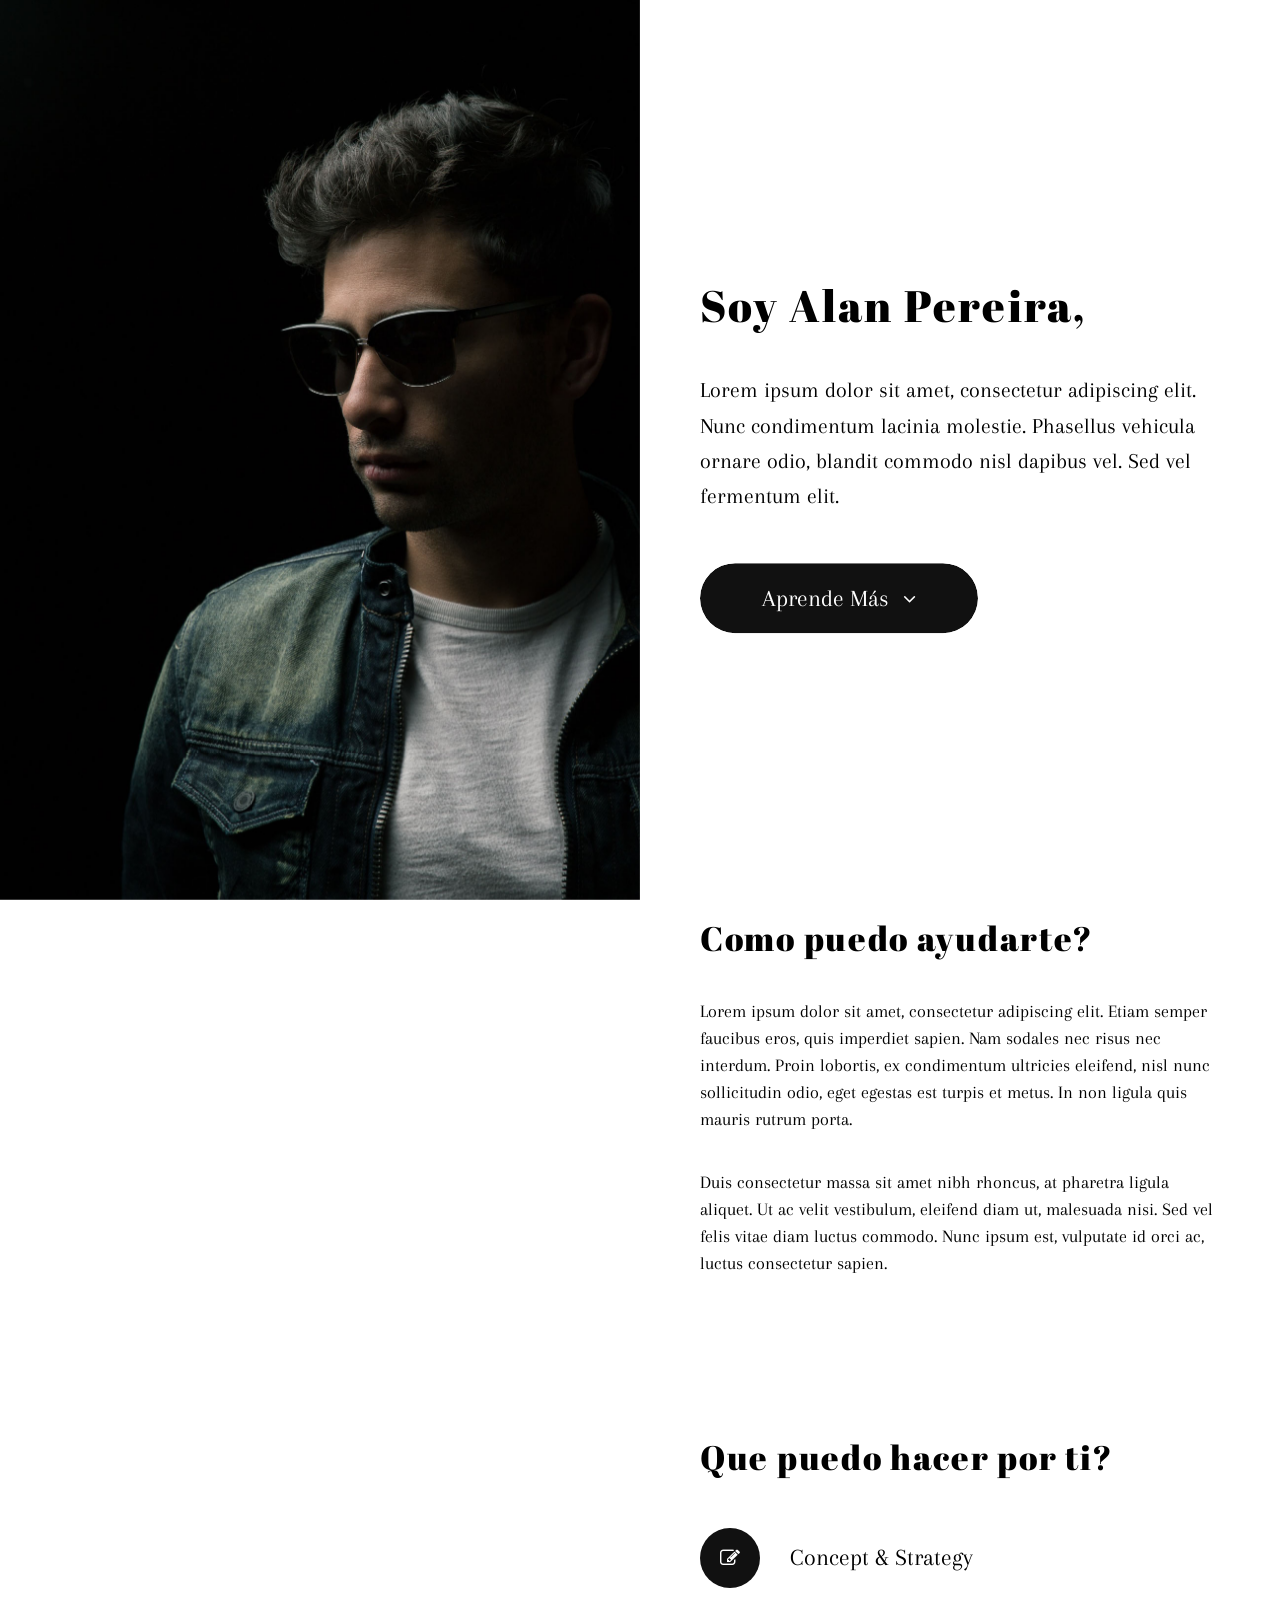
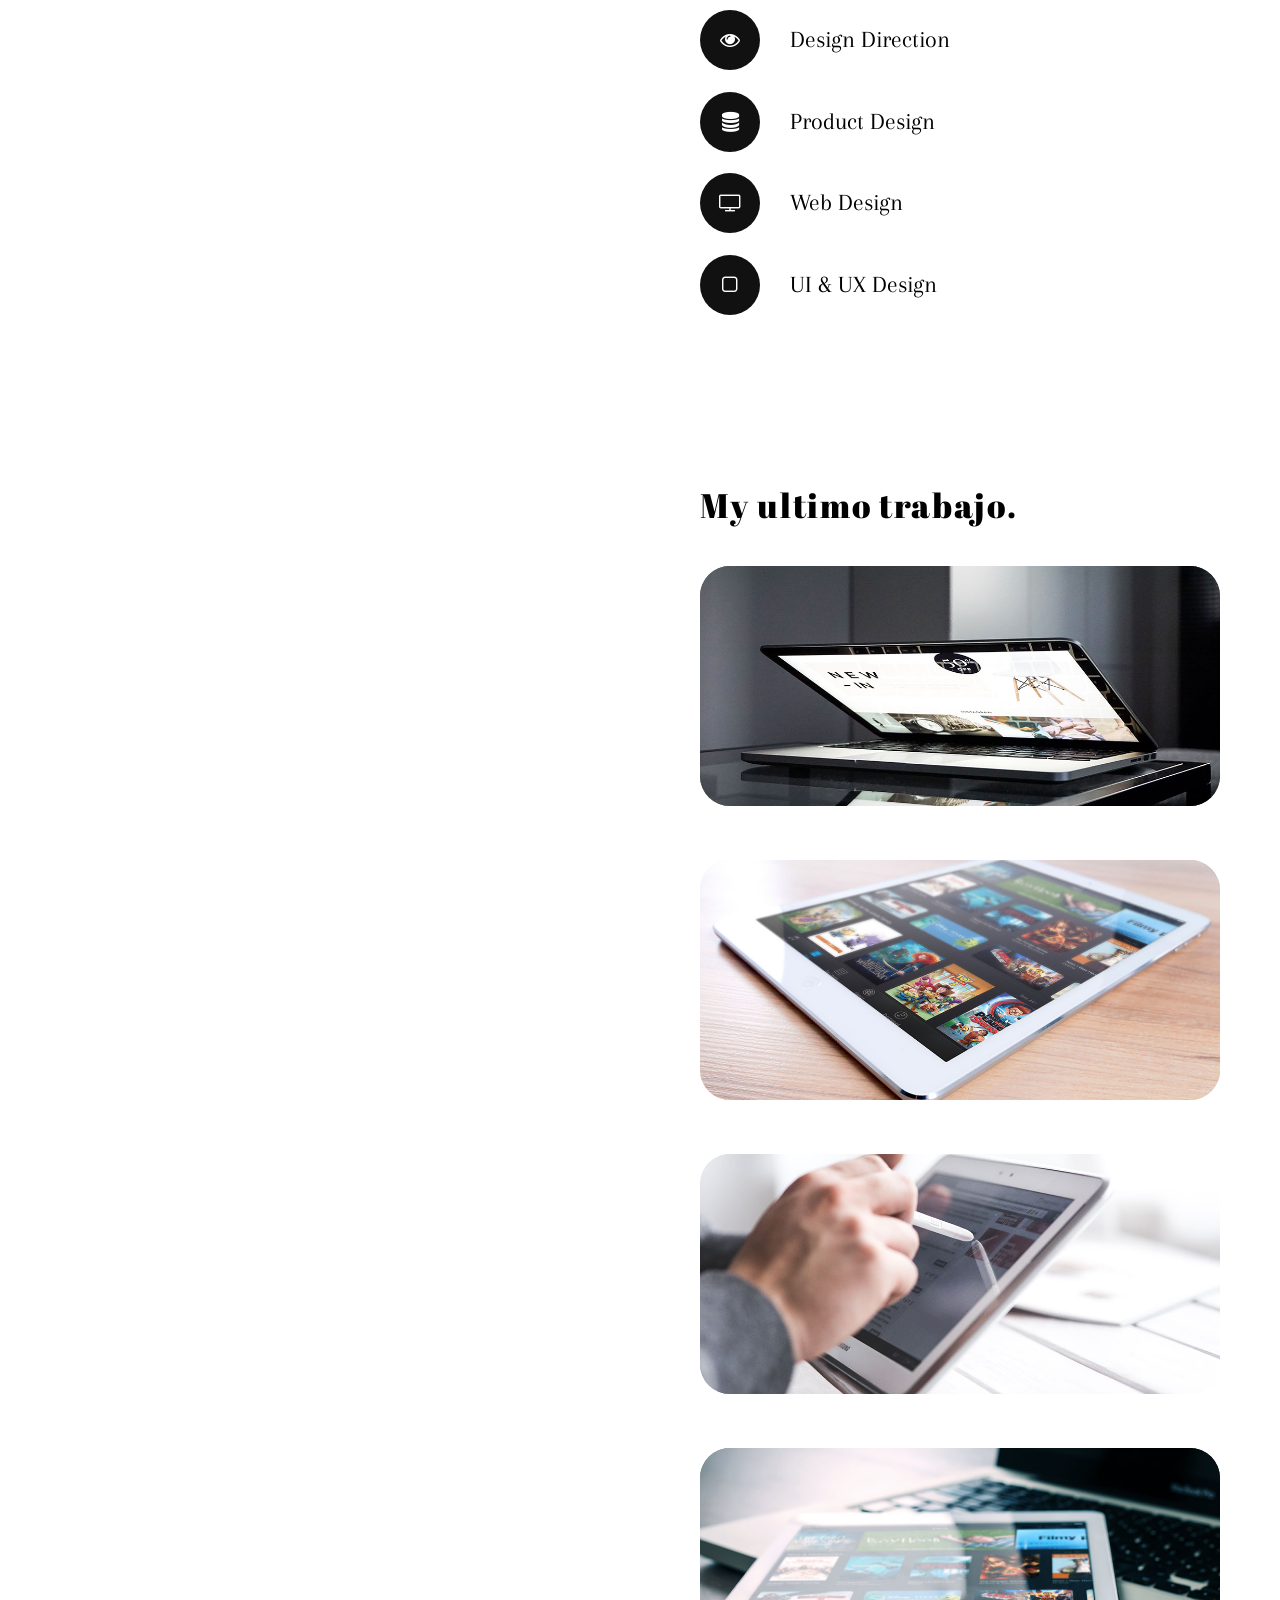
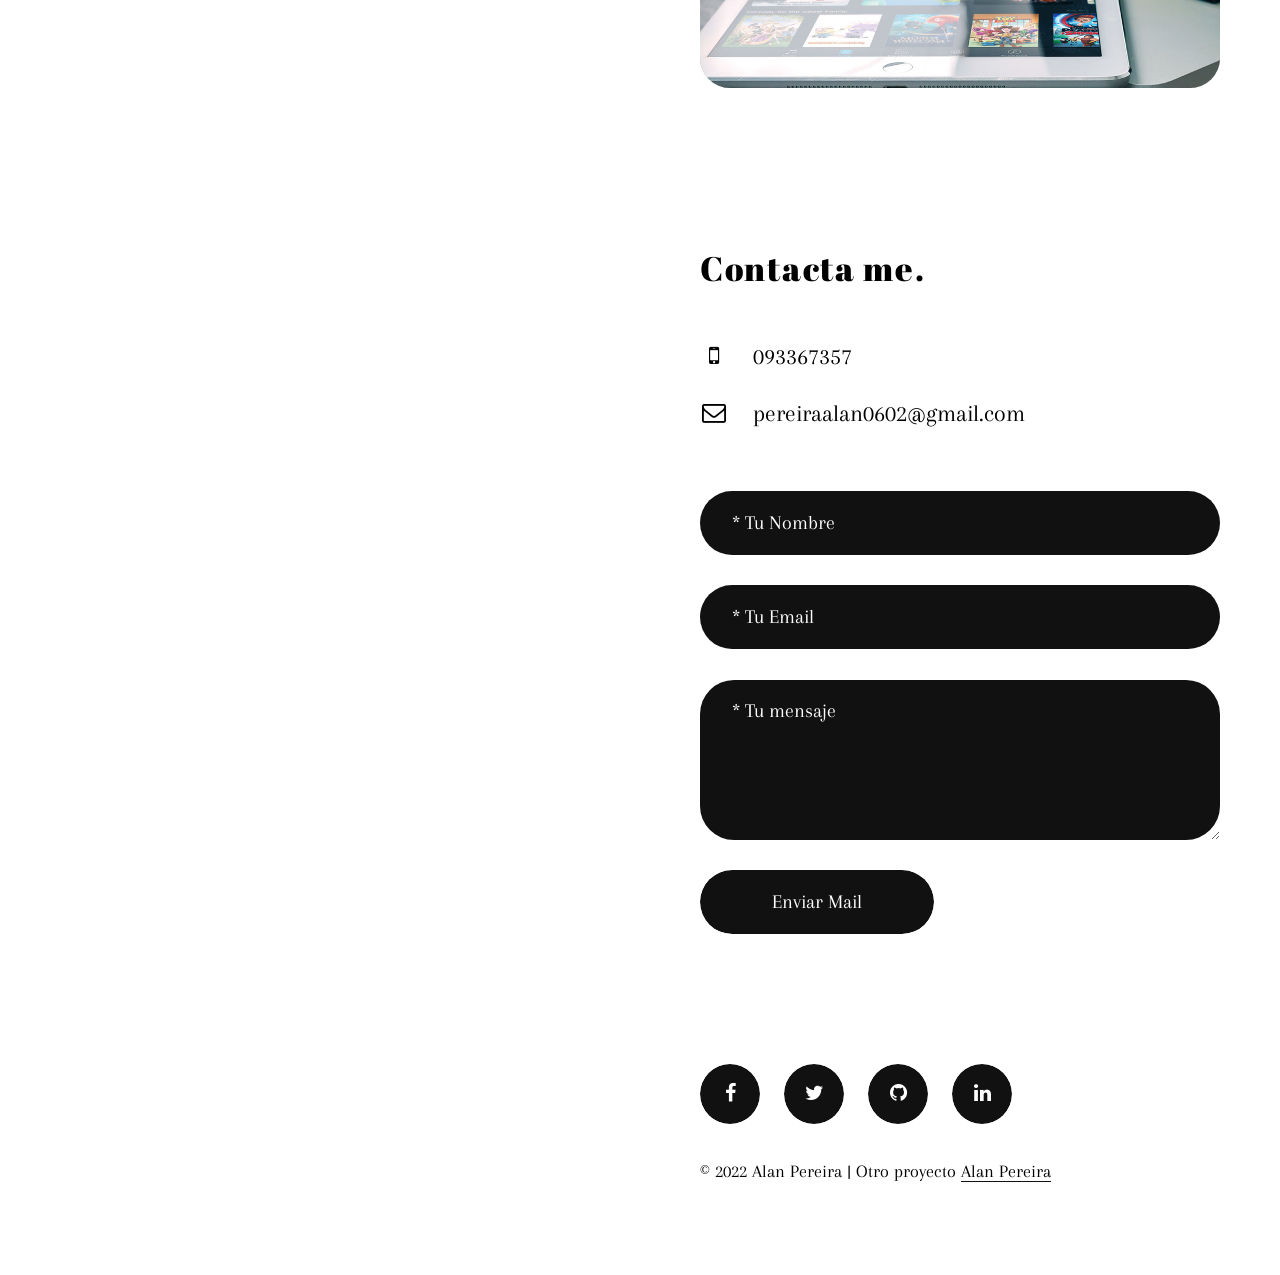
<file: index.html>
<!doctype html>

<html lang="en">
   
   
    <head>
       
       
        <!-- META -->
        <meta charset="utf-8">
        <meta name="robots" content="noodp">
        <meta name="viewport" content="width=device-width, initial-scale=1, maximum-scale=1, user-scalable=no">
       
        <!-- PAGE TITLE -->
        <title>Alan - Identity</title>
       
        <!-- FAVICON -->
        <link rel="shortcut icon" href="assets/img/favicon.png">
       
        <!-- FONTS -->
        <link href="https://fonts.googleapis.com/css?family=Abril+Fatface%7CArapey&amp;subset=latin-ext" rel="stylesheet">
       
        <!-- STYLESHEETS -->
        <link rel="stylesheet" type="text/css" href="assets/css/plugins.css">
        <link rel="stylesheet" type="text/css" href="assets/css/main.css">
        
        
    </head>

   
    <body>
    
       
        <!-- PRELOADER -->
        <div class="preloader">
           
            <div class="spinner"></div>
            
        </div>
        <!-- /PRELOADER -->
    
        
        <!-- IMAGE CONTAINER -->
        <div class="image-container">
           
            <div class="background-img"></div>

        </div>
        <!-- /IMAGE CONTAINER -->


        <!-- CONTENT AREA -->
        <div class="content-area">


            <!-- CONTENT AREA INNER --> 
            <div class="content-area-inner">


                <!-- INTRO -->
                <section id="intro">


                    <!-- CONTAINER MID -->
                    <div class="container-mid">

                       
                        <!-- ANIMATION CONTAINER -->
                        <div class="animation-container animation-fade-down" data-animation-delay="0">
                        
                            <h1>Soy Alan Pereira,</h1>
                        
                        </div>
                        <!-- /ANIMATION CONTAINER -->
                        
                        
                        <!-- ANIMATION CONTAINER -->
                        <div class="animation-container animation-fade-left" data-animation-delay="300">
                           
                            <p class="subline">Lorem ipsum dolor sit amet, consectetur adipiscing elit. Nunc condimentum lacinia molestie. Phasellus vehicula ornare odio, blandit commodo nisl dapibus vel. Sed vel fermentum elit.</p>
                            
                        </div>
                        <!-- /ANIMATION CONTAINER -->
                        
                        
                        <!-- ANIMATION CONTAINER -->
                        <div class="animation-container animation-fade-up" data-animation-delay="600">
                           
                            <a href="#about" class="smooth-scroll">Aprende Más<i class="fa fa-angle-down" aria-hidden="true"></i></a>
                            
                        </div>
                        <!-- /ANIMATION CONTAINER -->


                    </div>
                    <!-- /CONTAINER MID -->


                </section>
                <!-- /INTRO -->


                <!-- ABOUT -->
                <section id="about">


                    <h3 class="headline scroll-animated-from-right">Como puedo ayudarte?</h3>
                    
                    <p class="scroll-animated-from-right">Lorem ipsum dolor sit amet, consectetur adipiscing elit. Etiam semper faucibus eros, quis imperdiet sapien. Nam sodales nec risus nec interdum. Proin lobortis, ex condimentum ultricies eleifend, nisl nunc sollicitudin odio, eget egestas est turpis et metus. In non ligula quis mauris rutrum porta.</p>

                    <p class="scroll-animated-from-right">Duis consectetur massa sit amet nibh rhoncus, at pharetra ligula aliquet. Ut ac velit vestibulum, eleifend diam ut, malesuada nisi. Sed vel felis vitae diam luctus commodo. Nunc ipsum est, vulputate id orci ac, luctus consectetur sapien.</p>


                </section>
                <!-- /ABOUT -->
                
                
                <!-- SERVICE -->
                <section id="service">


                    <h3 class="headline scroll-animated-from-right">Que puedo hacer por ti?</h3>
                    
                    
                    <!-- SERVICE LIST -->
                    <ul class="services-list">
                       
                       
                        <li class="scroll-animated-from-right"><i class="fa fa-pencil-square-o" aria-hidden="true"></i>Concept & Strategy</li>
                        <li class="scroll-animated-from-right"><i class="fa fa-eye" aria-hidden="true"></i>Design Direction</li>
                        <li class="scroll-animated-from-right"><i class="fa fa-database" aria-hidden="true"></i>Product Design</li>
                        <li class="scroll-animated-from-right"><i class="fa fa-television" aria-hidden="true"></i>Web Design</li>
                        <li class="scroll-animated-from-right"><i class="fa fa-square-o" aria-hidden="true"></i>UI & UX Design</li>
                        
                        
                    </ul>
                    <!-- /SERVICE LIST -->


                </section>
                <!-- /SERVICE -->
                
                
                <!-- WORK -->
                <section id="work">


                    <h3 class="headline scroll-animated-from-right">My ultimo trabajo.</h3>
                    
                    
                    <!-- SHOWCASE -->
                    <div class="showcase">
                       
                       
                        <!-- ITEM -->
                        <div class="item scroll-animated-from-right">
                          
                          
                            <!-- LIGHTBOX LINK -->
                            <a href="#" data-featherlight="#item-1-lightbox">
                            
                            
                                <!-- INFO -->
                                <div class="info">


                                    <!-- CONTAINER MID -->
                                    <div class="container-mid">

                                        <h5>Fashion Inc.</h5>
                                        <p>Web Design</p>

                                    </div>
                                    <!-- /CONTAINER MID -->


                                </div>
                                <!-- /INFO -->


                                <div class="background-image" style="background-image: url(assets/img/work/item-1.jpg)"></div>

                           
                            </a>
                            <!-- /LIGHTBOX LINK -->
                            
                            
                            <!-- LIGHTBOX -->
                            <div id="item-1-lightbox" class="work-lightbox">
                               
                               
                                <img class="img-responsive" src="assets/img/work/item-1.jpg" alt="image">
                                
                                <h3>Fashion Inc.</h3>
                                <p class="subline">Web Design</p>
                                
                                <p>Lorem ipsum dolor sit amet, consectetur adipiscing elit. Etiam semper faucibus eros, quis imperdiet sapien. Nam sodales nec risus nec interdum. Proin lobortis, ex condimentum ultricies eleifend, nisl nunc sollicitudin odio, eget egestas est turpis et metus. In non ligula quis mauris rutrum porta.</p>
                                
                                
                            </div>
                            <!-- /LIGHTBOX -->
                            
                            
                        </div>
                        <!-- /ITEM -->
                        
                        
                        <!-- ITEM -->
                        <div class="item scroll-animated-from-right">
                          
                          
                            <!-- LIGHTBOX LINK -->
                            <a href="#" data-featherlight="#item-2-lightbox">
                            
                            
                                <!-- INFO -->
                                <div class="info">


                                    <!-- CONTAINER MID -->
                                    <div class="container-mid">

                                        <h5>Asimov 71</h5>
                                        <p>Product Design</p>

                                    </div>
                                    <!-- /CONTAINER MID -->


                                </div>
                                <!-- /INFO -->


                                <div class="background-image" style="background-image: url(assets/img/work/item-2.jpg)"></div>

                           
                            </a>
                            <!-- /LIGHTBOX LINK -->
                            
                            
                            <!-- LIGHTBOX -->
                            <div id="item-2-lightbox" class="work-lightbox">
                               
                               
                                <img class="img-responsive" src="assets/img/work/item-2.jpg" alt="image">
                                
                                <h3>Asimov 71</h3>
                                <p class="subline">Product Design</p>
                                
                                <p>Lorem ipsum dolor sit amet, consectetur adipiscing elit. Etiam semper faucibus eros, quis imperdiet sapien. Nam sodales nec risus nec interdum. Proin lobortis, ex condimentum ultricies eleifend, nisl nunc sollicitudin odio, eget egestas est turpis et metus. In non ligula quis mauris rutrum porta.</p>
                                
                                
                            </div>
                            <!-- /LIGHTBOX -->
                            
                            
                        </div>
                        <!-- /ITEM -->
                        
                        
                        <!-- ITEM -->
                        <div class="item scroll-animated-from-right">
                          
                          
                            <!-- LIGHTBOX LINK -->
                            <a href="#" data-featherlight="#item-3-lightbox">
                            
                            
                                <!-- INFO -->
                                <div class="info">


                                    <!-- CONTAINER MID -->
                                    <div class="container-mid">

                                        <h5>Hardley &amp; Sons</h5>
                                        <p>Design Direction</p>

                                    </div>
                                    <!-- /CONTAINER MID -->


                                </div>
                                <!-- /INFO -->


                                <div class="background-image" style="background-image: url(assets/img/work/item-3.jpg)"></div>

                           
                            </a>
                            <!-- /LIGHTBOX LINK -->
                            
                            
                            <!-- LIGHTBOX -->
                            <div id="item-3-lightbox" class="work-lightbox">
                               
                               
                                <img class="img-responsive" src="assets/img/work/item-3.jpg" alt="image">
                                
                                <h3>Hardley &amp; Sons</h3>
                                <p class="subline">Design Direction</p>
                                
                                <p>Lorem ipsum dolor sit amet, consectetur adipiscing elit. Etiam semper faucibus eros, quis imperdiet sapien. Nam sodales nec risus nec interdum. Proin lobortis, ex condimentum ultricies eleifend, nisl nunc sollicitudin odio, eget egestas est turpis et metus. In non ligula quis mauris rutrum porta.</p>
                                
                                
                            </div>
                            <!-- /LIGHTBOX -->
                            
                            
                        </div>
                        <!-- /ITEM -->
                        
                        
                        <!-- ITEM -->
                        <div class="item scroll-animated-from-right">
                          
                          
                            <!-- LIGHTBOX LINK -->
                            <a href="#" data-featherlight="#item-4-lightbox">
                            
                            
                                <!-- INFO -->
                                <div class="info">


                                    <!-- CONTAINER MID -->
                                    <div class="container-mid">

                                        <h5>Starnation</h5>
                                        <p>UI/UX DESIGN</p>

                                    </div>
                                    <!-- /CONTAINER MID -->


                                </div>
                                <!-- /INFO -->


                                <div class="background-image" style="background-image: url(assets/img/work/item-4.jpg)"></div>

                           
                            </a>
                            <!-- /LIGHTBOX LINK -->
                            
                            
                            <!-- LIGHTBOX -->
                            <div id="item-4-lightbox" class="work-lightbox">
                               
                               
                                <img class="img-responsive" src="assets/img/work/item-4.jpg" alt="image">
                                
                                <h3>Starnation</h3>
                                <p class="subline">UI/UX DESIGN</p>
                                
                                <p>Lorem ipsum dolor sit amet, consectetur adipiscing elit. Etiam semper faucibus eros, quis imperdiet sapien. Nam sodales nec risus nec interdum. Proin lobortis, ex condimentum ultricies eleifend, nisl nunc sollicitudin odio, eget egestas est turpis et metus. In non ligula quis mauris rutrum porta.</p>
                                
                                
                            </div>
                            <!-- /LIGHTBOX -->
                            
                            
                        </div>
                        <!-- /ITEM -->
                        
                        
                    </div>
                    <!-- /SHOWCASE -->


                </section>
                <!-- /WORK -->
                
                
                <!-- CONTACT -->
                <section id="contact">


                    <h3 class="headline scroll-animated-from-right">Contacta me.</h3>
                    
                    
                    <!-- CONTACT LIST -->
                    <ul class="contact-list">
                       
                        <li class="scroll-animated-from-right"><i class="fa fa-mobile" aria-hidden="true"></i>093367357</li>
                        <li class="scroll-animated-from-right"><i class="fa fa-envelope-o" aria-hidden="true"></i>pereiraalan0602@gmail.com</li>
                        
                    </ul>
                    <!-- /CONTACT LIST -->
                    
                    
                    <!-- CONTACT FORM --> 
                    <form id="contact-form" action="assets/php/contact.php" method="post">

                       
                        <input id="contact-form-name" type="text" name="name" class="form-control scroll-animated-from-right" placeholder="* Tu Nombre">
                        
                        <input id="contact-form-email" type="text" name="email" class="form-control scroll-animated-from-right" placeholder="* Tu Email">
                        
                        <!-- PHANTOM ELEMENT ( HONEYPOT CAPTCHA FOR SECURITY ) -->
                        <div class="fhp-input"><input id="contact-form-company" type="text" name="company" class="form-control"></div>
                        <!-- /PHANTOM ELEMENT ( HONEYPOT CAPTCHA FOR SECURITY ) -->
                        
                        <textarea id="contact-form-message" name="message" class="form-control scroll-animated-from-right" placeholder="* Tu mensaje"></textarea>
                        
                        <button type="submit" class="form-control scroll-animated-from-right">Enviar Mail</button>
                        
                        <div class="success-message">* El mail fue enviado correctamente!</div>

                   
                    </form>
                    <!-- /CONTACT FORM --> 


                </section>
                <!-- /CONTACT -->
                
                
                <!-- FOOTER -->
                <section id="footer">
                
                   
                    <!-- SOCIAL ICONS -->
                    <ul class="social-icons scroll-animated-from-right">
                       
                       
                        <li><a href="#"><i class="fa fa-facebook" aria-hidden="true"></i></a></li>
                        <li><a href="#"><i class="fa fa-twitter" aria-hidden="true"></i></a></li>
                        <li><a href="https://github.com/AlanPereira06" target="_blank"><i class="fa fa-github" aria-hidden="true"></i></a></li>
                        <li><a href="#"><i class="fa fa-linkedin" aria-hidden="true"></i></a></li>
                        
                        
                    </ul>
                    <!-- /SOCIAL ICONS -->
                    

                    <p class="scroll-animated-from-right">© 2022 Alan Pereira | Otro proyecto <a href="https://alanpereira06.github.io/SuperHeroes/" target="_blank">Alan Pereira</a></p>


                </section>
                <!-- /FOOTER -->


            </div>
            <!-- /CONTENT AREA INNER -->


        </div>
        <!-- /CONTENT AREA -->
        
        
        <!-- JAVASCRIPTS -->
        <script type="text/javascript" src="assets/js/plugins.js"></script>
        <script type="text/javascript" src="assets/js/main.js"></script>
   
   
    </body> 
    
    
</html>
</file>
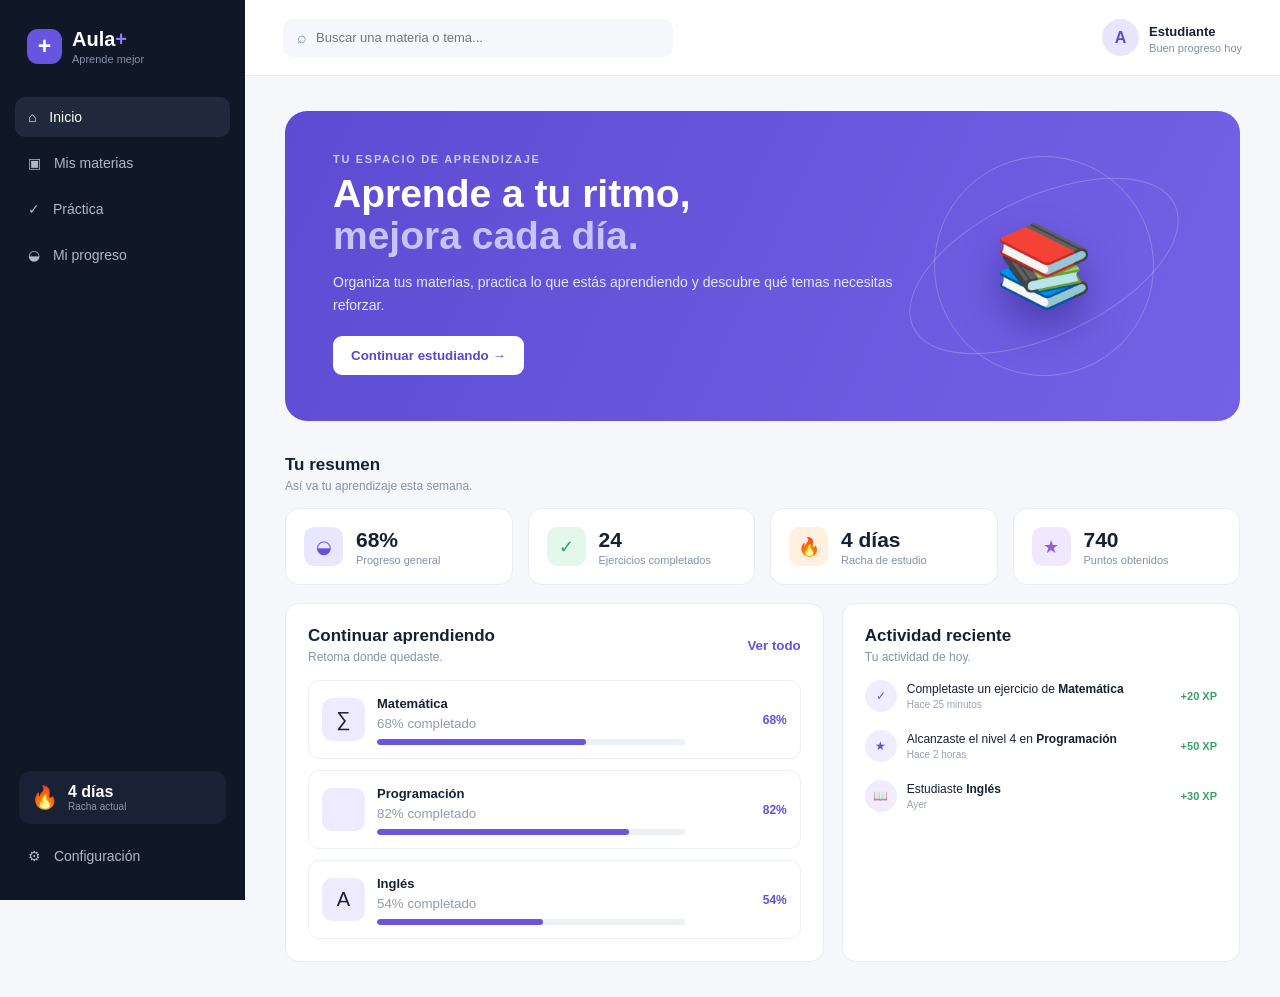
<file: AulaPlus/index.html>
<!DOCTYPE html>
<html lang="es">
<head>
  <meta charset="UTF-8">
  <meta name="viewport" content="width=device-width, initial-scale=1.0">
  <title>Aula+ | Aprende mejor</title>
  <link rel="stylesheet" href="css/styles.css">
</head>
<body>
  <div class="app">
    <aside class="sidebar">
      <div class="brand">
        <div class="brand-icon">+</div>
        <div><strong>Aula<span>+</span></strong><small>Aprende mejor</small></div>
      </div>
      <nav>
        <button class="nav-item active" data-section="inicio">⌂ <span>Inicio</span></button>
        <button class="nav-item" data-section="materias">▣ <span>Mis materias</span></button>
        <button class="nav-item" data-section="practica">✓ <span>Práctica</span></button>
        <button class="nav-item" data-section="progreso">◒ <span>Mi progreso</span></button>
      </nav>
      <div class="sidebar-bottom">
        <div class="mini-card"><span>🔥</span><div><b id="streakSide">4 días</b><small>Racha actual</small></div></div>
        <button class="nav-item" data-section="config">⚙ <span>Configuración</span></button>
      </div>
    </aside>

    <main class="main">
      <header class="topbar">
        <div class="mobile-brand">Aula+</div>
        <div class="search"><span>⌕</span><input id="searchInput" placeholder="Buscar una materia o tema..."></div>
        <div class="profile"><div class="avatar">A</div><div><b>Estudiante</b><small>Buen progreso hoy</small></div></div>
      </header>

      <div class="content">
        <section id="inicio" class="section active">
          <div class="hero">
            <div>
              <p class="eyebrow">TU ESPACIO DE APRENDIZAJE</p>
              <h1>Aprende a tu ritmo,<br><span>mejora cada día.</span></h1>
              <p>Organiza tus materias, practica lo que estás aprendiendo y descubre qué temas necesitas reforzar.</p>
              <button class="primary" data-section="materias">Continuar estudiando →</button>
            </div>
            <div class="hero-visual"><div class="orbit o1"></div><div class="orbit o2"></div><div class="book">📚</div></div>
          </div>

          <div class="section-head"><div><h2>Tu resumen</h2><p>Así va tu aprendizaje esta semana.</p></div></div>
          <div class="stats">
            <div class="stat"><span class="stat-icon blue">◒</span><div><b id="progressStat">68%</b><small>Progreso general</small></div></div>
            <div class="stat"><span class="stat-icon green">✓</span><div><b id="doneStat">24</b><small>Ejercicios completados</small></div></div>
            <div class="stat"><span class="stat-icon orange">🔥</span><div><b id="streakStat">4 días</b><small>Racha de estudio</small></div></div>
            <div class="stat"><span class="stat-icon purple">★</span><div><b id="pointsStat">740</b><small>Puntos obtenidos</small></div></div>
          </div>

          <div class="grid-two">
            <div class="panel">
              <div class="section-head compact"><div><h2>Continuar aprendiendo</h2><p>Retoma donde quedaste.</p></div><button class="text-btn" data-section="materias">Ver todo</button></div>
              <div class="course-list" id="courseList"></div>
            </div>
            <div class="panel">
              <div class="section-head compact"><div><h2>Actividad reciente</h2><p>Tu actividad de hoy.</p></div></div>
              <div class="activity">
                <div><i>✓</i><span>Completaste un ejercicio de <b>Matemática</b><small>Hace 25 minutos</small></span><strong>+20 XP</strong></div>
                <div><i>★</i><span>Alcanzaste el nivel 4 en <b>Programación</b><small>Hace 2 horas</small></span><strong>+50 XP</strong></div>
                <div><i>📖</i><span>Estudiaste <b>Inglés</b><small>Ayer</small></span><strong>+30 XP</strong></div>
              </div>
            </div>
          </div>
        </section>

        <section id="materias" class="section">
          <div class="page-title"><div><p class="eyebrow">APRENDIZAJE</p><h1>Mis materias</h1><p>Selecciona una materia para continuar.</p></div><button class="primary" id="addSubject">+ Nueva materia</button></div>
          <div class="subject-grid" id="subjectGrid"></div>
        </section>

        <section id="practica" class="section">
          <div class="page-title"><div><p class="eyebrow">ENTRENAMIENTO</p><h1>Práctica</h1><p>Comprueba cuánto realmente entendiste.</p></div></div>
          <div class="practice-box">
            <div class="practice-top"><span class="tag">MATEMÁTICA · FUNCIONES</span><span id="questionCounter">Pregunta 1 de 5</span></div>
            <h2 id="question">¿Cuál es el resultado de f(2) si f(x) = 3x + 1?</h2>
            <div class="answers" id="answers"></div>
            <div class="practice-footer"><span id="feedback"></span><button class="primary" id="nextQuestion">Comprobar</button></div>
          </div>
        </section>

        <section id="progreso" class="section">
          <div class="page-title"><div><p class="eyebrow">ESTADÍSTICAS</p><h1>Mi progreso</h1><p>Observa cómo evolucionas con el tiempo.</p></div></div>
          <div class="progress-layout">
            <div class="panel chart-panel">
              <h2>Progreso semanal</h2>
              <div class="chart">
                <div class="bar" style="height:45%"><span>Lun</span></div>
                <div class="bar" style="height:65%"><span>Mar</span></div>
                <div class="bar" style="height:50%"><span>Mié</span></div>
                <div class="bar" style="height:78%"><span>Jue</span></div>
                <div class="bar" style="height:60%"><span>Vie</span></div>
                <div class="bar today" style="height:88%"><span>Hoy</span></div>
                <div class="bar" style="height:35%"><span>Dom</span></div>
              </div>
            </div>
            <div class="panel">
              <h2>Objetivos</h2>
              <div class="goal"><span>Estudiar 5 días</span><b>4/5</b><div><i style="width:80%"></i></div></div>
              <div class="goal"><span>Completar 30 ejercicios</span><b>24/30</b><div><i style="width:80%"></i></div></div>
              <div class="goal"><span>Dominar Matemática</span><b>68%</b><div><i style="width:68%"></i></div></div>
            </div>
          </div>
        </section>

        <section id="config" class="section">
          <div class="page-title"><div><p class="eyebrow">CUENTA</p><h1>Configuración</h1><p>Personaliza tu experiencia de aprendizaje.</p></div></div>
          <div class="panel settings">
            <label>Nombre de estudiante <input id="nameInput" value="Estudiante"></label>
            <label>Modo oscuro <input type="checkbox" id="darkMode"></label>
            <label>Notificaciones de estudio <input type="checkbox" checked></label>
            <button class="primary" id="saveSettings">Guardar cambios</button>
          </div>
        </section>
      </div>
    </main>
  </div>
  <div class="toast" id="toast"></div>
  <script src="js/app.js"></script>
</body>
</html>
</file>
<file: assets/css/main.css>
/******************************************************************


	------------------------
	-- TABLE OF CONTENTS --
	------------------------
	
	--  01. Basic
	--  02. Preloader
    --  03. Image Container
    --  04. Content Area
    --  05. Content Area --> Intro
    --  06. Content Area --> About
    --  07. Content Area --> Service
    --  08. Content Area --> Work
    --  09. Content Area --> Contact
    --  10. Content Area --> Footer
 
 
 ******************************************************************/




/** 1. Basic
*******************************************************************/

html
{
    font-size: 10px;
}

body
{
    font-family: 'Arapey', serif;
    font-weight: 300;
    font-style: normal;

    color: #000;
    background: #fff;

    -webkit-font-smoothing: antialiased;
}

h1,
h2,
h3,
h4,
h5,
h6
{
    font-family: 'Abril Fatface', cursive;
    font-weight: normal;

    letter-spacing: .05em;

    color: #000;;
}

h1
{
    font-size: 4.4rem;
}

h2
{
    font-size: 3.9rem;
}

h3
{
    font-size: 3.4rem;
}

h4
{
    font-size: 2.9rem;
}

h5
{
    font-size: 2.4rem;
}

h6
{
    font-size: 1.9rem;
}

p
{
    font-size: 1.8rem;
}

a,
a:hover,
a:focus
{
    cursor: pointer;
    -webkit-transition: all 300ms ease;
         -o-transition: all 300ms ease;
            transition: all 300ms ease;
    text-decoration: none;
}

a:hover
{
    color: #111;
}

@media (max-width:600px)
{
    html
    {
        font-size: 8px;
    }
}

@media (max-width:500px)
{
    html
    {
        font-size: 7px;
    }
}



/** 2. Preloader
*******************************************************************/

.preloader
{
    position: fixed;
    z-index: 100000;
    bottom: 0;
    left: 0;

    overflow: hidden;

    width: 100%;
    height: 100%;

    background: #fff;
}

.preloader.hide-preloader
{
    height: 0;
    
    -webkit-transition: .7s ease .3s;
         -o-transition: .7s ease .3s;
            transition: .7s ease .3s;
}

.preloader .spinner
{
    position: absolute;
    top: 50%;
    left: 50%;

    display: block;

    width: 50px;
    height: 50px;
    margin-top: -25px;
    margin-left: -25px;

    -webkit-animation: spinner-pulse .6s infinite ease-in-out;
            animation: spinner-pulse .6s infinite ease-in-out;
    text-align: center;

    opacity: 1;
    border-radius: 100%;
    background-color: #111;
}

.preloader.hide-preloader .spinner
{
    opacity: 0;
    
    -webkit-transition: .3s ease;
         -o-transition: .3s ease;
            transition: .3s ease;
}

@-webkit-keyframes spinner-pulse
{
    0%
    {
        -webkit-transform: scale(0);
    }
    100%
    {
        -webkit-transform: scale(1.0);

        opacity: 0;
    }
}

@keyframes spinner-pulse
{
    0%
    {
        -webkit-transform: scale(0);
                transform: scale(0);
    }
    100%
    {
        -webkit-transform: scale(1.0);
                transform: scale(1.0);

        opacity: 0;
    }
}



/** 3. Image Container
*******************************************************************/

.image-container
{
    position: fixed;
    z-index: 10;
    top: 0;
    left: 0;

    width: 50%;
    height: 100%;
}

.image-container .background-img
{
    position: absolute;
    z-index: 1;
    top: 0;
    left: 0;

    width: 100%;
    height: 100%;

    -webkit-transition: opacity 1s ease;
         -o-transition: opacity 1s ease;
            transition: opacity 1s ease;

    background: url(../img/background.jpg);
    background-repeat: no-repeat;
    background-size: cover;
}

@media (max-width:1200px)
{
    .image-container
    {
        position: relative;
        z-index: 10;
        top: 0;
        left: 0;

        width: 100%;
        height: 100vh;
    }
}



/** 4. Content Area
*******************************************************************/

.content-area
{
    position: relative;
    left: 0;

    width: 100%;
}

.content-area .content-area-inner
{
    position: relative;
    left: 50%;
    
    width: 50%;
    padding: 0 20px;
    overflow-x: hidden;
}

.content-area .content-area-inner section
{
    max-width: 520px;
    margin: 0 auto 18vh auto;
}

.content-area .content-area-inner section:last-child
{
    margin-bottom: 10vh;
}

.content-area .content-area-inner section h3.headline
{
    margin-bottom: 1.2em;
}

@media (max-width:1200px)
{
    .content-area .content-area-inner
    {
        left: 0;

        width: 100%;
        padding: 0 20px;
    }
}



/** 5. Content Area --> Intro
*******************************************************************/


#intro
{
    position: relative;

    height: 100vh;
    margin-bottom: 0;
}

#intro .container-mid
{
    position: absolute;
    top: 50%;

    width: 100%;

    -webkit-transform: translateY(-50%);
        -ms-transform: translateY(-50%);
            transform: translateY(-50%);
}

#intro .container-mid p.subline
{
    font-size: 2.2rem;
    line-height: 1.6em;

    margin-top: 2em;
    margin-bottom: 2.2em;
}

#intro .container-mid a
{
    font-size: 2.4rem;
    line-height: 2.92em;

    position: relative;

    display: inline-block;
    overflow: hidden;

    padding: 0 2.6em;

    -webkit-transition: .2s ease;
         -o-transition: .2s ease;
            transition: .2s ease;

    color: #fff;
    border-radius: 100px;
    background: none;
}

#intro .container-mid a:before
{
    position: absolute;
    z-index: -1;
    top: 0;
    left: 0;

    width: 100%;
    height: 100%;

    content: '';

    border-radius: 100px;
    background: #111;
}

#intro .container-mid a:after
{
    position: absolute;
    z-index: -1;
    top: 0;
    left: 0;

    width: 0;
    height: 100%;

    content: '';
    -webkit-transition: .2s ease;
         -o-transition: .2s ease;
            transition: .2s ease;

    background: #008aff;
}

#intro .container-mid a:hover:after
{
    width: 100%;
}

#intro .container-mid a i
{
    font-size: .85em;

    margin-left: .7em;
}

#intro .animation-container
{
    -webkit-transition: .5s ease;
         -o-transition: .5s ease;
            transition: .5s ease;
}

#intro .animation-container.animation-fade
{
    opacity: 0;
}

#intro .animation-container.animation-fade.run-animation
{
    opacity: 1;
}

#intro .animation-container.animation-fade-up
{
    -webkit-transform: translateY(10vh);
        -ms-transform: translateY(10vh);
            transform: translateY(10vh);

    opacity: 0;
}

#intro .animation-container.animation-fade-up.run-animation
{
    -webkit-transform: translateY(0);
        -ms-transform: translateY(0);
            transform: translateY(0);

    opacity: 1;
}

#intro .animation-container.animation-fade-down
{
    -webkit-transform: translateY(-10vh);
        -ms-transform: translateY(-10vh);
            transform: translateY(-10vh);

    opacity: 0;
}

#intro .animation-container.animation-fade-down.run-animation
{
    -webkit-transform: translateY(0);
        -ms-transform: translateY(0);
            transform: translateY(0);

    opacity: 1;
}

#intro .animation-container.animation-fade-left
{
    -webkit-transform: translateX(10vh);
        -ms-transform: translateX(10vh);
            transform: translateX(10vh);

    opacity: 0;
}

#intro .animation-container.animation-fade-left.run-animation
{
    -webkit-transform: translateX(0);
        -ms-transform: translateX(0);
            transform: translateX(0);

    opacity: 1;
}

#intro .animation-container.animation-fade-right
{
    -webkit-transform: translateX(-10vh);
        -ms-transform: translateX(-10vh);
            transform: translateX(-10vh);

    opacity: 0;
}

#intro .animation-container.animation-fade-right.run-animation
{
    -webkit-transform: translateX(0);
        -ms-transform: translateX(0);
            transform: translateX(0);

    opacity: 1;
}

@media (max-width:1200px)
{
    #intro
    {
        height: auto;
    }

    #intro .container-mid
    {
        position: relative;
        top: 0;

        margin: 15vh 0;

        -webkit-transform: translate(0);
            -ms-transform: translate(0);
                transform: translate(0);
    }
}



/** 6. Content Area --> About
*******************************************************************/

#about p
{
    line-height: 1.5em;

    margin-bottom: 2em;
}

#about p:last-child
{
    margin-bottom: 0;
}



/** 7. Content Area --> Service
*******************************************************************/

#service .services-list
{
    margin-bottom: 0;
    padding: 0;

    list-style: none;
}

#service .services-list li
{
    font-size: 2.4rem;
    line-height: 3.4em;
}

#service .services-list li i
{
    font-size: 2rem;
    line-height: 3em;

    width: 3em;
    height: 3em;
    margin-right: 1.5em;

    text-align: center;

    color: #fff;
    border-radius: 100px;
    background: #111;
}



/** 8. Content Area --> Work
*******************************************************************/

#work .showcase .item
{
    position: relative;

    overflow: hidden;

    width: 100%;
    height: 24rem;
    margin: 0;
    margin-bottom: 6vh;

    cursor: pointer;

    border-radius: 3rem;
    background: #111;
}

#work .showcase .item:last-child
{
    margin-bottom: 0;
}

#work .showcase .item .info
{
    position: absolute;
    z-index: 100;
    top: 0;
    left: 0;

    width: 0;
    height: 100%;

    -webkit-transition: .25s ease;
         -o-transition: .25s ease;
            transition: .25s ease;

    color: #fff;
    background: #008aff;
}

#work .showcase .item:hover .info
{
    width: 100%;
}

#work .showcase .item .info .container-mid
{
    position: absolute;
    top: 50%;
    left: 0;

    width: 100%;
    padding: 0 6rem;

    -webkit-transform: translateY(-50%);
        -ms-transform: translateY(-50%);
            transform: translateY(-50%);
}

#work .showcase .item .info .container-mid h5
{
    -webkit-transform: translateX(4vh);
        -ms-transform: translateX(4vh);
            transform: translateX(4vh);

    opacity: 0;
    color: #fff;
}

#work .showcase .item:hover .info .container-mid h5
{
    -webkit-transition: .2s ease .2s;
         -o-transition: .2s ease .2s;
            transition: .2s ease .2s;
    -webkit-transform: translateX(0);
        -ms-transform: translateX(0);
            transform: translateX(0);

    opacity: 1;
}

#work .showcase .item .info .container-mid p
{
    position: relative;

    padding-left: 2.7rem;

    -webkit-transform: translateX(4vh);
        -ms-transform: translateX(4vh);
            transform: translateX(4vh);
    letter-spacing: .025em;

    opacity: 0;
}

#work .showcase .item:hover .info .container-mid p
{
    -webkit-transition: .2s ease .3s;
         -o-transition: .2s ease .3s;
            transition: .2s ease .3s;
    -webkit-transform: translateX(0);
        -ms-transform: translateX(0);
            transform: translateX(0);

    opacity: 1;
}

#work .showcase .item .info .container-mid p:before
{
    position: absolute;
    top: 50%;
    left: 0;

    width: 1.1em;
    height: 1px;

    content: '';
    -webkit-transform: translateY(-50%);
        -ms-transform: translateY(-50%);
            transform: translateY(-50%);

    background: #fff;
}

#work .showcase .item .background-image
{
    position: absolute;
    top: 0;
    left: 0;

    width: 100%;
    height: 100%;

    background-repeat: no-repeat;
    background-position: center;
    background-size: cover;
}

.featherlight .featherlight-content
{
    max-height: 95%;
    padding: 0;

    border-bottom: 0;
}

.featherlight .featherlight-content  .featherlight-close-icon
{
    font-size: 2.4rem;
    line-height: 1em;

    top: .5em;
    right: .5em;

    width: 1em;

    outline: none !important;
}

.featherlight .featherlight-content .work-lightbox
{
    max-width: 1000px;
    padding: 6vh;

    text-align: center;
}

.featherlight .featherlight-content .work-lightbox img
{
    margin: 0 auto 4vh auto;
}

.featherlight .featherlight-content .work-lightbox p.subline
{
    margin-bottom: 1em;

    letter-spacing: .025em;
}

.featherlight .featherlight-content .work-lightbox p
{
    max-width: 520px;
    margin: 0 auto;
}



/** 9. Content Area --> Contact
*******************************************************************/

#contact .contact-list
{
    margin-bottom: 3.4em;
    padding: 0;

    list-style: none;
}

#contact .contact-list li
{
    font-size: 2.4rem;
    line-height: 2.4em;
}

#contact .contact-list li i
{
    line-height: 1.2em;

    width: 1.2em;
    height: 1.2em;
    margin-right: 1em;

    text-align: center;

    border-radius: 100px;
}

#contact #contact-form
{
    position: relative;
}

#contact #contact-form .fhp-input
{
    display: none;

    pointer-events: none;

    opacity: 0;
}

#contact #contact-form input,
#contact #contact-form textarea,
#contact #contact-form button
{
    font-size: 2rem;

    margin-bottom: 3.4vh;

    -webkit-transition: .4s ease;
         -o-transition: .4s ease;
            transition: .4s ease;

    color: #fff;
    border: none !important;
    border-radius: 34px;
    outline: none !important;
    background: #111;
    -webkit-box-shadow: none !important;
            box-shadow: none !important;
}

#contact #contact-form.success input,
#contact #contact-form.success textarea,
#contact #contact-form.success button
{
    line-height: 0;

    height: 0;
    margin: 0;
    padding: 0;

    opacity: 0;
}

#contact #contact-form input::-webkit-input-placeholder,
#contact #contact-form textarea::-webkit-input-placeholder
{
    color: #fff;
}

#contact #contact-form input:-ms-input-placeholder,
#contact #contact-form textarea:-ms-input-placeholder
{
    color: #fff;
}

#contact #contact-form input::placeholder,
#contact #contact-form textarea::placeholder
{
    color: #fff;
}

#contact #contact-form input.error,
#contact #contact-form textarea.error
{
    background: red;
}

#contact #contact-form input
{
    line-height: 3.2em;

    height: 3.2em;
    padding-right: 1.6em;
    padding-left: 1.6em;
}

#contact #contact-form textarea
{
    line-height: 1.7em;

    height: 8em;
    padding-top: .7em;
    padding-right: 1.6em;
    padding-left: 1.6em;
}

#contact #contact-form button
{
    line-height: 3.2em;

    position: relative;

    display: inline-block;
    overflow: hidden;

    width: auto;
    height: 3.2em;
    margin-bottom: 0;
    padding: 0 3.6em;

    background: none !important;
}

#contact #contact-form button:before
{
    position: absolute;
    z-index: -1;
    top: 0;
    left: 0;

    width: 100%;
    height: 100%;

    content: '';

    border-radius: 100px;
    background: #111;
}

#contact #contact-form button:after
{
    position: absolute;
    z-index: -1;
    top: 0;
    left: 0;

    width: 0;
    height: 100%;

    content: '';
    -webkit-transition: .2s ease;
         -o-transition: .2s ease;
            transition: .2s ease;

    background: #008aff;
}

#contact #contact-form button:hover:after
{
    width: 100%;
}

#contact #contact-form .success-message
{
    font-size: 2rem;
    line-height: 0;

    position: relative;
    bottom: 0;
    left: 0;

    height: 0;
    margin-top: -1.6em;
    padding: 0 2em;

    -webkit-transition: .2s ease;
         -o-transition: .2s ease;
            transition: .2s ease;
    pointer-events: none;

    opacity: 0;
    color: #fff;
    border-radius: 3em;
    background: limegreen;
}

#contact #contact-form.success .success-message
{
    line-height: 6em;

    height: 6em;

    pointer-events: all;

    opacity: 1;
}



/** 10. Content Area --> Footer
*******************************************************************/

#footer .social-icons
{
    padding: 0;

    list-style: none;
}

#footer .social-icons li
{
    font-size: 2rem;
    line-height: 3em;

    position: relative;

    display: inline-block;
    overflow: hidden;

    width: 3em;
    height: 3em;
    margin: 0;
    margin-right: 1em;

    text-align: center;

    color: #fff;
    border-radius: 100%;
    background: none;
}

#footer .social-icons li:before
{
    position: absolute;
    z-index: -1;
    top: 0;
    left: 0;

    width: 100%;
    height: 100%;

    content: '';

    border-radius: 100px;
    background: #111;
}

#footer .social-icons li:after
{
    position: absolute;
    z-index: -1;
    top: 0;
    left: 0;

    width: 0;
    height: 100%;

    content: '';
    -webkit-transition: .2s ease;
         -o-transition: .2s ease;
            transition: .2s ease;

    background: #008aff;
}

#footer .social-icons li:hover:after
{
    width: 100%;
}

#footer .social-icons li a
{
    font-size: inherit;

    display: block;

    color: #fff;
    border: none;
}

#footer p
{
    margin-top: 1.6em;
}

#footer p a
{
    color: #000;
    border-bottom: 1px solid #111;
}
</file>
<file: AulaPlus/css/styles.css>
*{box-sizing:border-box;margin:0;padding:0}body{font-family:Inter,Segoe UI,Arial,sans-serif;background:#f5f7fb;color:#172033}.app{display:flex;min-height:100vh}.sidebar{width:245px;background:#101827;color:#aeb8ca;padding:24px 15px;display:flex;flex-direction:column;position:fixed;inset:0 auto 0 0}.brand{display:flex;align-items:center;gap:10px;color:#fff;padding:4px 12px 32px}.brand-icon{width:35px;height:35px;border-radius:11px;background:#6755df;display:grid;place-items:center;font-size:23px;font-weight:800}.brand strong{font-size:20px}.brand strong span{color:#8b7bf0}.brand small,.profile small,.stat small{display:block;color:#8490a5;font-size:11px;margin-top:2px}nav{display:grid;gap:6px}.nav-item{border:0;background:transparent;color:#aeb8ca;padding:12px 13px;border-radius:10px;text-align:left;font-size:14px;cursor:pointer}.nav-item:hover,.nav-item.active{background:#202a3c;color:#fff}.nav-item span{margin-left:9px}.sidebar-bottom{margin-top:auto}.mini-card{display:flex;align-items:center;gap:10px;background:#192235;border-radius:12px;padding:12px;margin:10px 4px 12px;color:#fff}.mini-card span{font-size:22px}.mini-card small{display:block;color:#8995a9;font-size:10px}.main{margin-left:245px;width:calc(100% - 245px)}.topbar{height:76px;background:#fff;border-bottom:1px solid #e8ebf2;display:flex;align-items:center;justify-content:space-between;padding:0 38px;position:sticky;top:0;z-index:3}.search{width:390px;background:#f5f7fa;border-radius:10px;padding:10px 14px;display:flex;gap:9px;color:#8792a7}.search input{border:0;outline:0;background:transparent;width:100%;font-size:13px}.profile{display:flex;gap:10px;align-items:center}.avatar{width:37px;height:37px;background:#e8e5ff;color:#5e4cd1;border-radius:50%;display:grid;place-items:center;font-weight:700}.profile b{font-size:13px}.content{max-width:1400px;margin:auto;padding:35px 40px}.section{display:none}.section.active{display:block}.hero{min-height:310px;background:linear-gradient(115deg,#5d4bd3,#7462e6);border-radius:22px;padding:42px 48px;color:#fff;display:flex;justify-content:space-between;overflow:hidden}.eyebrow{font-size:11px;letter-spacing:1.7px;font-weight:800;opacity:.7;margin-bottom:8px}.hero h1{font-size:39px;line-height:1.08;margin-bottom:14px}.hero h1 span{color:#c9c2ff}.hero p:not(.eyebrow){max-width:570px;color:#e8e5ff;line-height:1.6;font-size:14px}.primary{border:0;background:#6250dd;color:white;padding:12px 18px;border-radius:9px;font-weight:700;cursor:pointer;margin-top:20px}.hero .primary{background:#fff;color:#5947ce}.hero-visual{width:300px;position:relative;display:grid;place-items:center}.book{font-size:80px;filter:drop-shadow(0 20px 18px #32238b88);z-index:2}.orbit{position:absolute;border:1px solid #ffffff38;border-radius:50%}.o1{width:220px;height:220px}.o2{width:290px;height:140px;transform:rotate(-25deg)}.section-head{display:flex;justify-content:space-between;align-items:center;margin:34px 0 15px}.section-head h2,.panel h2{font-size:17px}.section-head p,.page-title>div>p:last-child{font-size:12px;color:#8792a5;margin-top:4px}.compact{margin:0 0 16px}.text-btn{border:0;background:none;color:#6453d7;font-weight:700;cursor:pointer}.stats{display:grid;grid-template-columns:repeat(4,1fr);gap:15px}.stat{background:#fff;border:1px solid #e9edf3;border-radius:14px;padding:18px;display:flex;align-items:center;gap:13px}.stat b{font-size:21px}.stat-icon{width:39px;height:39px;border-radius:10px;display:grid;place-items:center;font-size:18px}.blue{background:#e9e7ff;color:#6453d7}.green{background:#e4f7ed;color:#28a66a}.orange{background:#fff0df;color:#ef9a2f}.purple{background:#f0e8ff;color:#9659d7}.grid-two,.progress-layout{display:grid;grid-template-columns:1.15fr .85fr;gap:18px;margin-top:18px}.panel{background:#fff;border:1px solid #e9edf3;border-radius:14px;padding:22px}.course-list{display:grid;gap:11px}.course{border:1px solid #edf0f4;border-radius:11px;padding:13px;display:grid;grid-template-columns:43px 1fr 90px;align-items:center;gap:12px}.course-icon{width:43px;height:43px;border-radius:10px;display:grid;place-items:center;font-size:20px;background:#eeeaff}.course b{font-size:13px}.course small{display:block;color:#929bad;margin-top:4px}.progress{height:6px;background:#edf0f5;border-radius:9px;margin-top:8px;overflow:hidden}.progress i{display:block;height:100%;background:#6856df;border-radius:9px}.course .percent{text-align:right;font-weight:700;font-size:12px;color:#6253d7}.activity{display:grid;gap:18px}.activity>div{display:flex;align-items:center;gap:10px;font-size:12px}.activity i{width:32px;height:32px;border-radius:50%;background:#efedff;color:#6353d7;display:grid;place-items:center;font-style:normal}.activity small{display:block;color:#9aa3b3;margin-top:3px}.activity strong{margin-left:auto;color:#37a16c;font-size:11px}.page-title{display:flex;justify-content:space-between;align-items:center;margin-bottom:25px}.page-title h1{font-size:30px}.subject-grid{display:grid;grid-template-columns:repeat(3,1fr);gap:18px}.subject{background:#fff;border:1px solid #e7ebf2;border-radius:16px;padding:22px;cursor:pointer;transition:.2s}.subject:hover{transform:translateY(-3px);box-shadow:0 12px 25px #17203310}.subject .big-icon{font-size:31px;margin-bottom:20px}.subject h2{font-size:18px}.subject p{font-size:12px;color:#8b95a7;margin:6px 0 15px}.subject .progress{height:7px}.subject-footer{display:flex;justify-content:space-between;font-size:11px;margin-top:9px;color:#778195}.practice-box{max-width:800px;background:#fff;border:1px solid #e7ebf2;border-radius:18px;padding:30px;margin:auto}.practice-top{display:flex;justify-content:space-between;font-size:11px;color:#8791a3}.tag{background:#eeeaff;color:#6150d3;padding:6px 9px;border-radius:6px;font-weight:800}.practice-box h2{font-size:23px;line-height:1.4;margin:35px 0 25px}.answers{display:grid;grid-template-columns:1fr 1fr;gap:12px}.answer{border:1px solid #dfe4ec;background:#fff;padding:16px;border-radius:10px;text-align:left;cursor:pointer}.answer:hover,.answer.selected{border-color:#6655dc;background:#f5f3ff}.answer.correct{border-color:#39a66e;background:#eaf8f0}.answer.wrong{border-color:#df6363;background:#fff0f0}.practice-footer{display:flex;justify-content:space-between;align-items:center;margin-top:25px}.practice-footer .primary{margin:0}.chart-panel{min-height:340px}.chart{height:250px;border-bottom:1px solid #e6e9ef;display:flex;align-items:end;justify-content:space-around;padding:20px 10px 0;margin-top:20px;background:repeating-linear-gradient(to bottom,transparent 0,transparent 49px,#eef0f4 50px)}.bar{width:32px;background:#aaa0ed;border-radius:7px 7px 0 0;position:relative;min-height:20px}.bar.today{background:#6250dd}.bar span{position:absolute;top:calc(100% + 9px);font-size:10px;color:#8992a3;left:50%;transform:translateX(-50%)}.goal{margin:25px 0}.goal>span{font-size:12px}.goal>b{float:right;font-size:11px;color:#6250dd}.goal>div{height:7px;background:#edf0f4;border-radius:8px;margin-top:9px;overflow:hidden}.goal i{display:block;height:100%;background:#6250dd;border-radius:8px}.settings{max-width:700px;display:grid;gap:20px}.settings label{display:flex;justify-content:space-between;align-items:center;font-size:13px;color:#556074}.settings input:not([type=checkbox]){width:60%;border:1px solid #dfe4ec;border-radius:8px;padding:10px}.toast{position:fixed;right:25px;bottom:25px;background:#172033;color:#fff;padding:12px 17px;border-radius:9px;font-size:12px;opacity:0;transform:translateY(10px);transition:.2s;pointer-events:none}.toast.show{opacity:1;transform:none}.mobile-brand{display:none}@media(max-width:900px){.sidebar{width:70px}.brand div:last-child,.nav-item span,.mini-card{display:none}.brand{padding:5px 3px 30px}.main{margin-left:70px;width:calc(100% - 70px)}.topbar{padding:0 20px}.search{width:50%}.content{padding:25px 20px}.stats{grid-template-columns:1fr 1fr}.grid-two,.progress-layout{grid-template-columns:1fr}.subject-grid{grid-template-columns:1fr 1fr}.hero-visual{display:none}}@media(max-width:600px){.profile div:last-child{display:none}.topbar{height:65px}.search{width:65%}.hero{padding:30px}.hero h1{font-size:30px}.stats,.subject-grid{grid-template-columns:1fr}.answers{grid-template-columns:1fr}.page-title{align-items:flex-start;gap:10px;flex-direction:column}.page-title .primary{margin:0}.course{grid-template-columns:40px 1fr}.course .percent{display:none}}body.dark{background:#0d1420;color:#eef2f8}body.dark .topbar,body.dark .panel,body.dark .stat,body.dark .subject,body.dark .practice-box,body.dark .answer{background:#151e2d;border-color:#263145;color:#eef2f8}body.dark .search{background:#1b2637}body.dark .search input{color:#fff}body.dark .course{border-color:#2b3547}body.dark .progress,.dark .goal>div{background:#283246}
</file>
